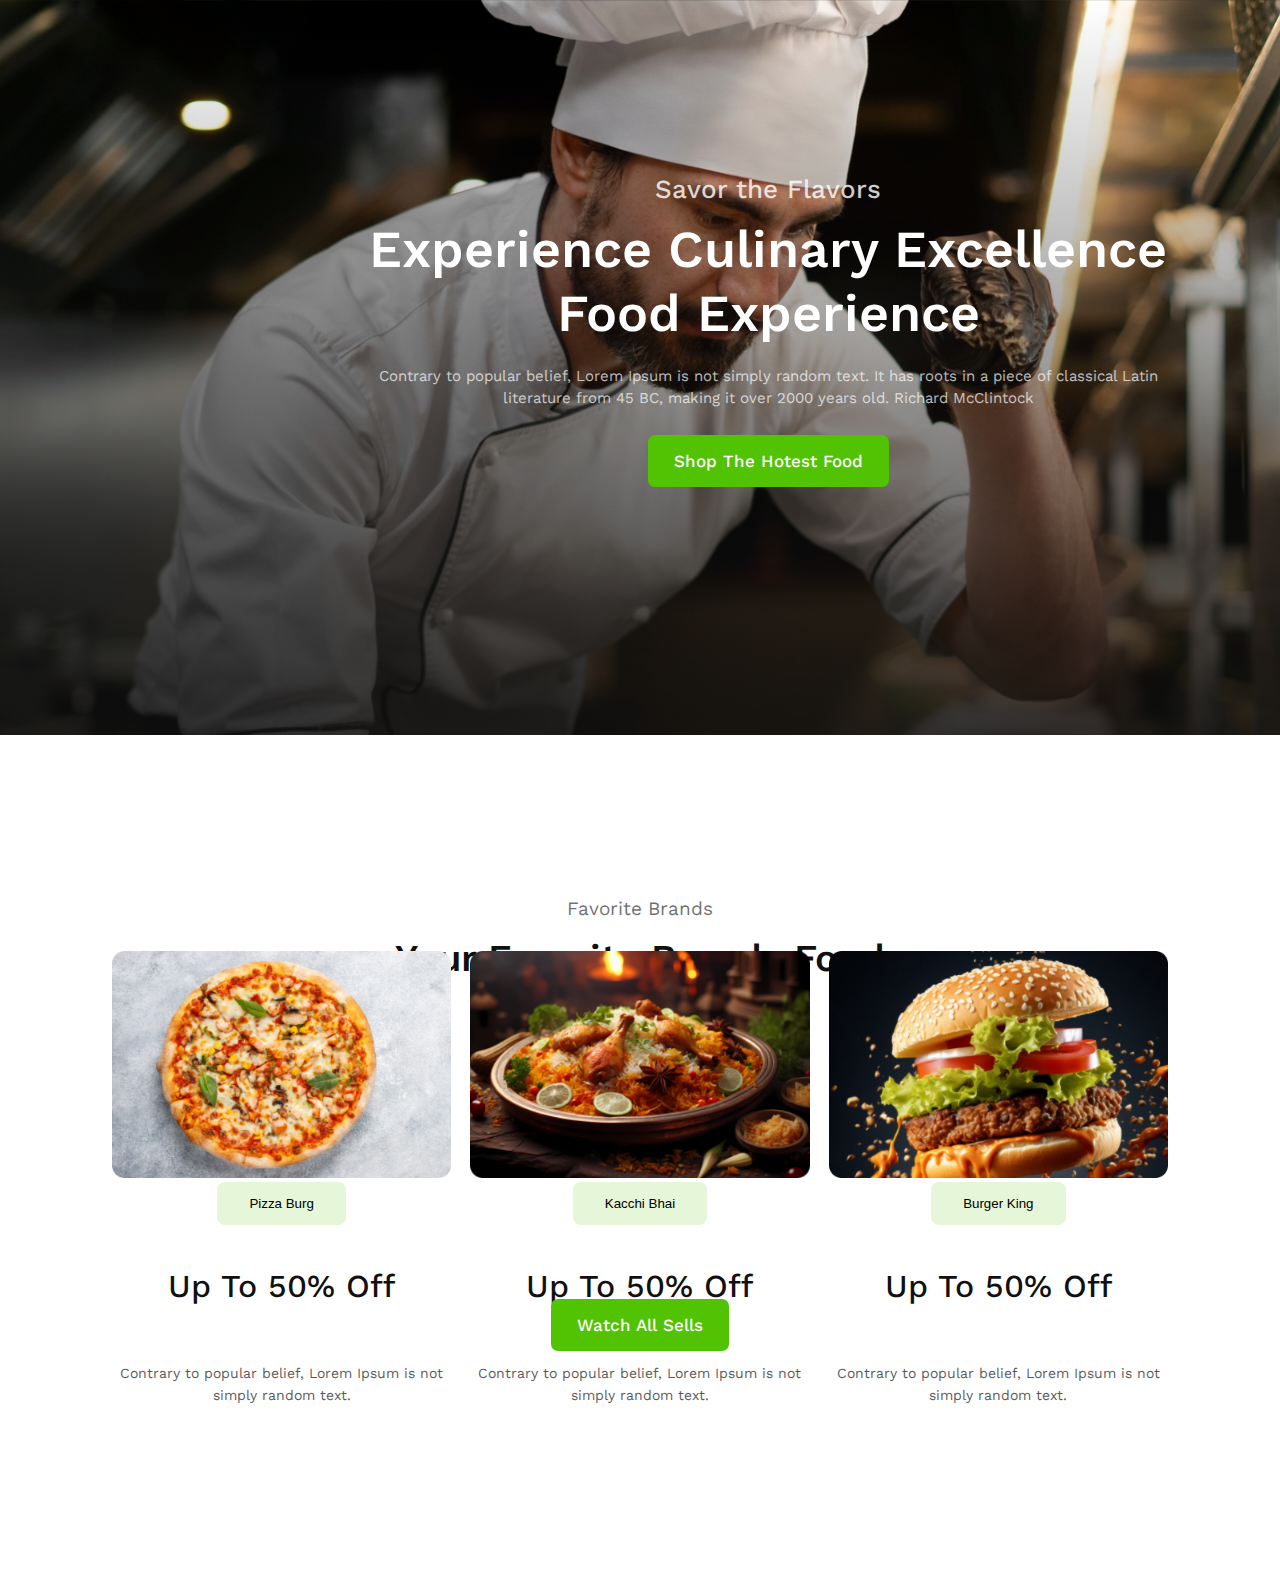
<file: Module-1/Day-4/practice/index.html>
<!DOCTYPE html>
<html lang="en">
<head>
    <meta charset="UTF-8">
    <meta name="viewport" content="width=device-width, initial-scale=1.0">
    <title>FastFood Restaurant</title>
    <link rel="stylesheet" href="styles.css">
</head>
<body>
    
<section class="banner">
    <div class="banner_container">
        <h6>Savor the Flavors</h6>
        <h2>Experience Culinary Excellence Food Experience</h2>
        <p>Contrary to popular belief, Lorem Ipsum is not simply random text. It has roots in a piece of classical Latin literature from 45 BC, making it over 2000 years old. Richard McClintock</p>
        <button class="btn_primary">Shop The Hotest Food</button>
    </div>
</section>

<section id="cardbox">
        <p class="subtitle">Favorite Brands</p>
        <h3 class="title">Your Favorite Brands Food Are Now On Sale</h3>
        <div class="card_container">
            <div class="card">
                <div class="card_img">
                    <img src="../make-essential-UI-components-Resources/assets/pizza.png" alt="">
                </div>
                    <button>Pizza Burg</button>
                    <h4>Up To 50% Off</h4>
                    <p>Contrary to popular belief, Lorem Ipsum is not simply random text.</p>
                
            </div>
            <div class="card">
                <div class="card_img">
                    <img src="../make-essential-UI-components-Resources/assets/biriyani.png" alt="">
                </div>    
                    <button>Kacchi Bhai</button>
                    <h4>Up To 50% Off</h4>
                    <p>Contrary to popular belief, Lorem Ipsum is not simply random text.</p>
                
            </div>
            <div class="card">
                <div class="card_img">
                    <img src="../make-essential-UI-components-Resources/assets/burger.png" alt="">
                </div>
                    <button>Burger King</button>
                    <h4>Up To 50% Off</h4>
                    <p>Contrary to popular belief, Lorem Ipsum is not simply random text.</p>
                
            </div>
        </div>
        <button class="btn_primary">Watch All Sells</button>
</section>

</body>
</html>
</file>
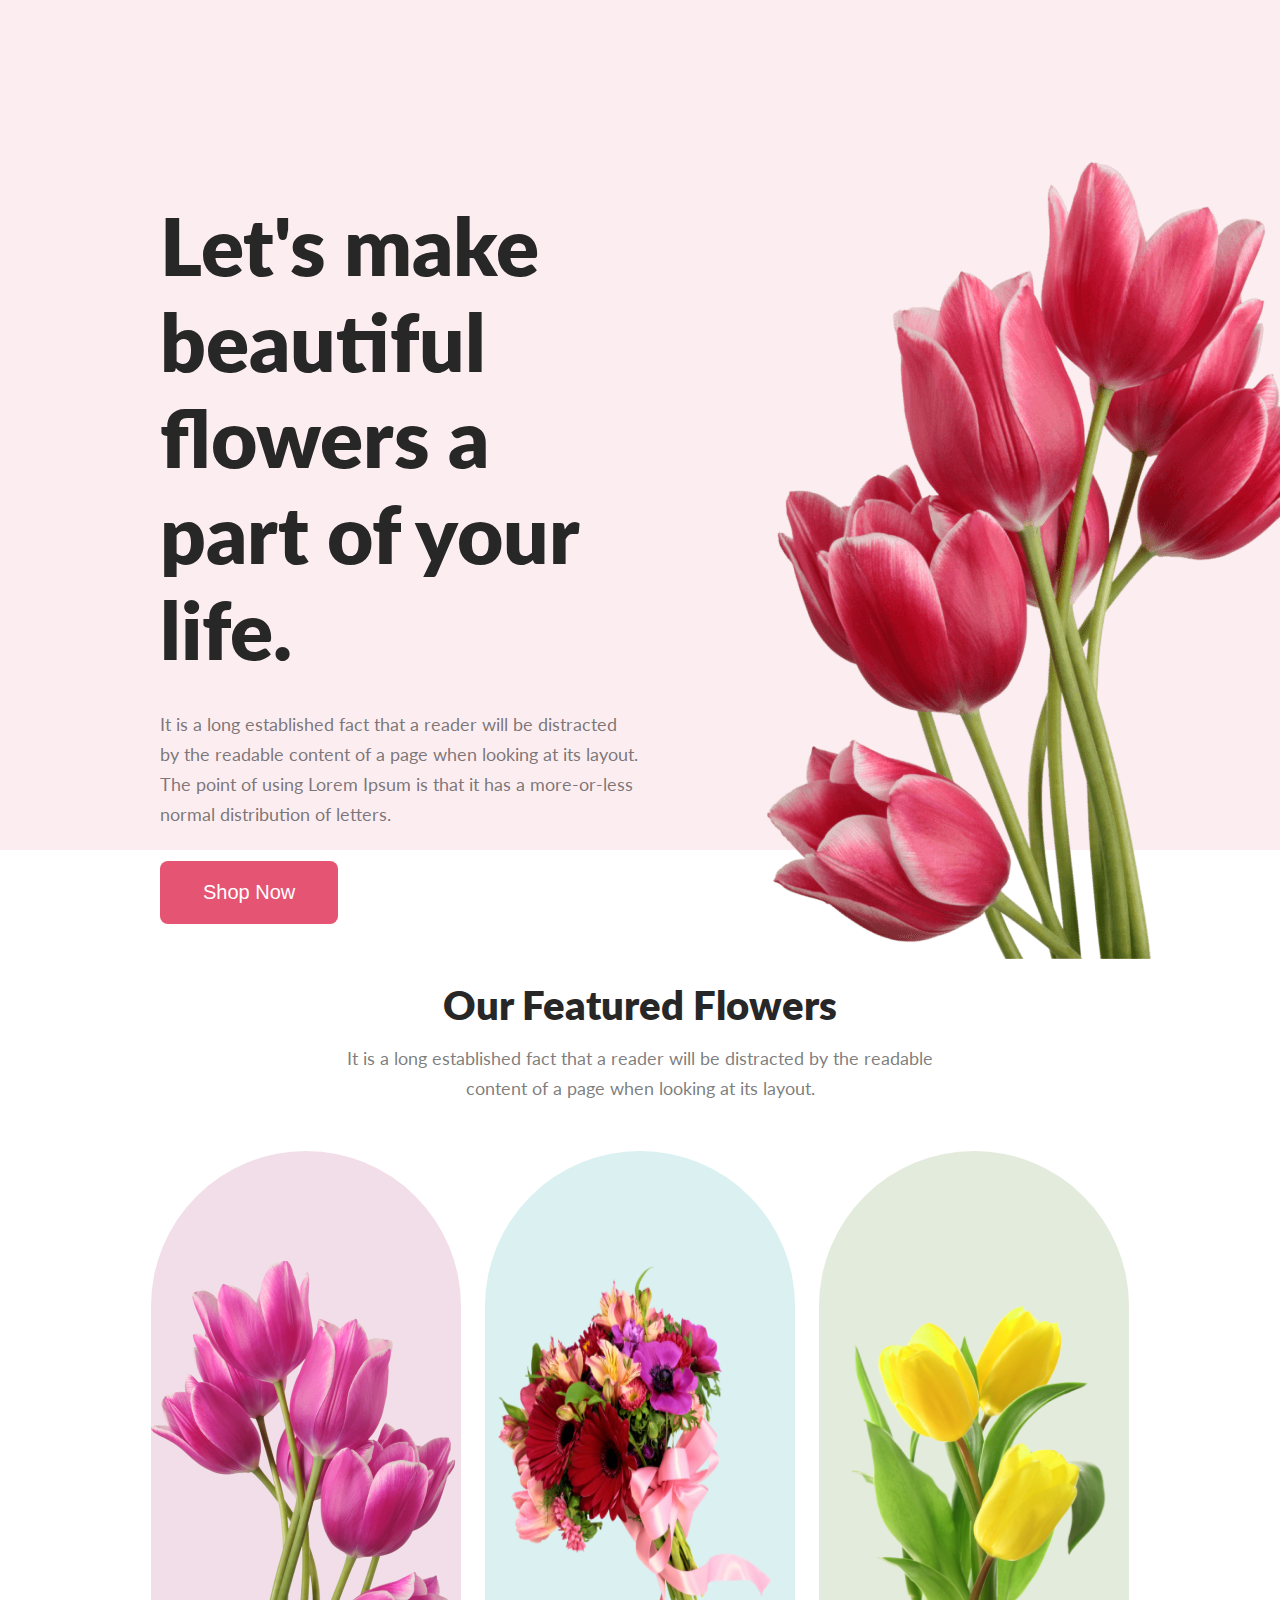
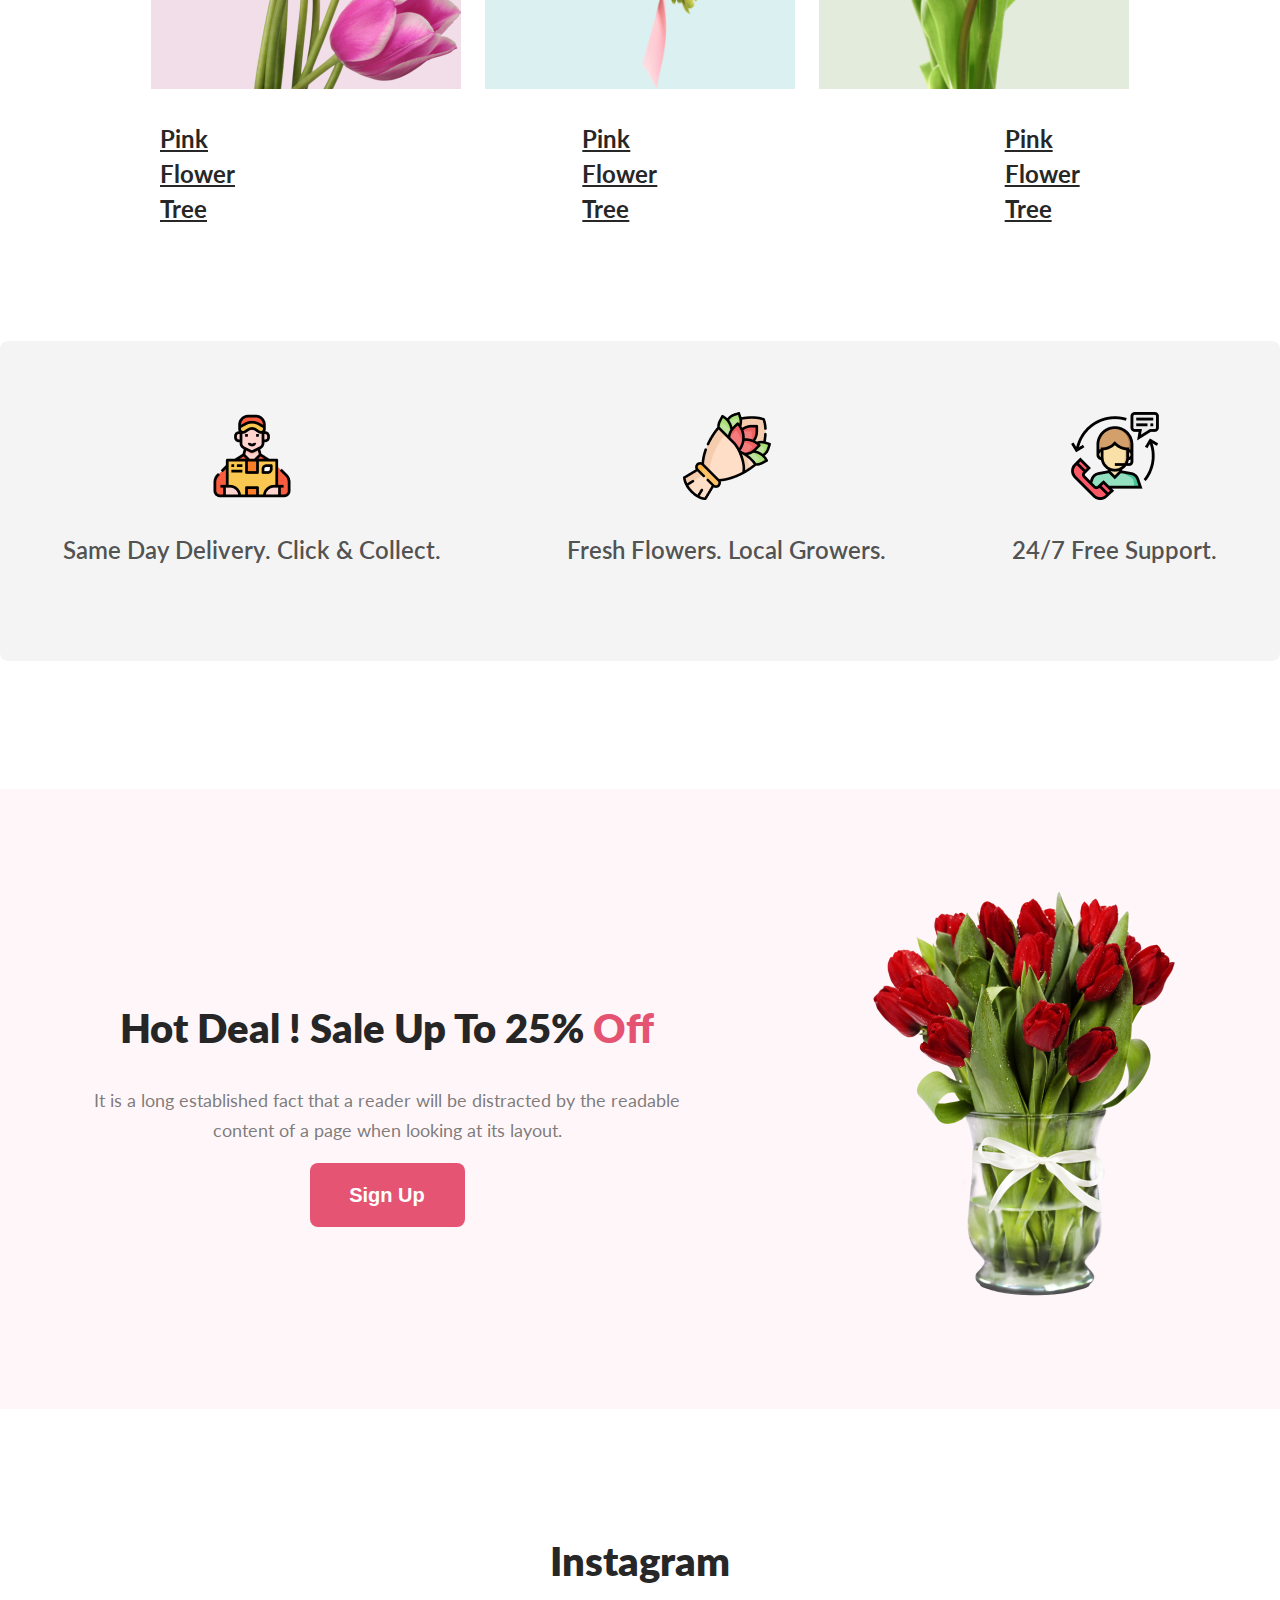
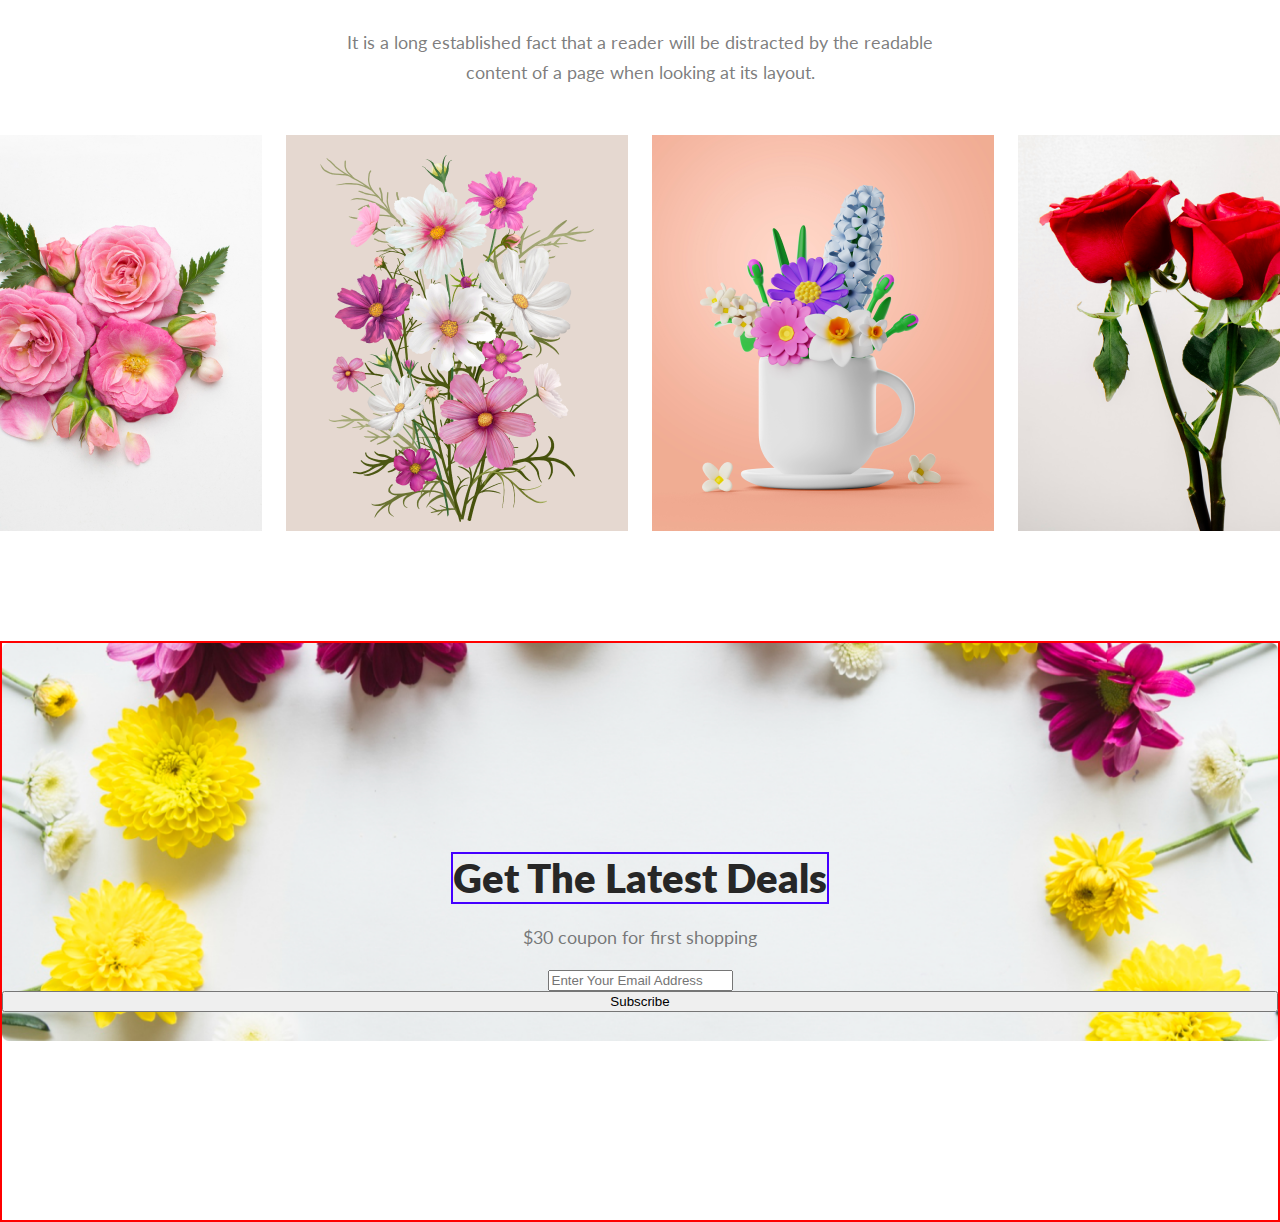
<file: Module-1/Day-5/Practice/index.html>
<!DOCTYPE html>
<html lang="en">
<head>
    <meta charset="UTF-8">
    <meta name="viewport" content="width=device-width, initial-scale=1.0">
    <title>Flower Shop Website</title>
    <link rel="stylesheet" href="styles.css">
</head>
<body>
    <header class="hero_container">
        
        <div class="hero_content">

            <div class="hero_writings_section">
                <h2>Let's make beautiful flowers a part of your life.</h2>
                <p>It is a long established fact that a reader will be distracted by the readable content of a page when looking at its layout. The point of using Lorem Ipsum is that it has a more-or-less normal distribution of letters.</p>
                <button>Shop Now</button>
            
            </div>
                
                
                
                
            <div class="hero_img_section"> 
    
                <img src="../flower-shop-assignment/Flower Asset/pngwing 10.png" alt="Flower">
            </div> 

        </div>
            


    </header>
    
    <main >

    <section class="feature_flower_container">
        <div class="feature_flower_content">
            <div class="writing_section">
                <h2>Our Featured Flowers</h2>
                <p>It is a long established fact that a reader will be distracted by the readable<br> content of a page when looking at its layout.</p>
            
            </div>
        
        
        
            <div class="img_section">
               <div class="flower_img1"><img src="../flower-shop-assignment/Flower Asset/pngwing 6.png" alt="flower-shop-assignment"></div>
               <div class="flower_img2"><img src="../flower-shop-assignment/Flower Asset/pngwing 5.png" alt="flower"></div>
               <div class="flower_img3"><img src="../flower-shop-assignment/Flower Asset/pngwing 7.png" alt="flower-shop-assignment"></div> 
            
            </div>


            <div class="img_link">
                <div class="img_link1"><a href="">Pink Flower Tree</a></div>
                <div class="img_link2"><a href="">Pink Flower Tree</a></div>
                <div class="img_link3"><a href="">Pink Flower Tree</a></div>

            </div>



        </div>
    </section>

    <section class="delivery_container">
    <div class="delivery_content">
        <div class="content"><img src="../flower-shop-assignment/Flower Asset/Group 57.png" alt="">
        <p>Same Day Delivery. Click & Collect.</p></div>
        <div class="content"><img src="../flower-shop-assignment/Flower Asset/Group 58.png" alt="">
        <p>Fresh Flowers. Local Growers.</p></div>
        <div class="content"><img src="../flower-shop-assignment/Flower Asset/Group 59.png" alt="">
        <p>24/7 Free Support.</p></div>

    </div>    
        

    </section>

    <section class="hotdeal_container">
        <div class="hotdeal_content">
            <div class="content"><h2>Hot Deal ! Sale Up To 25% <span>Off</span></h2><p>It is a long established fact that a reader will be distracted by the readable<br> content of a page when looking at its layout.</p><button>Sign Up</button></div>
            
            <div class="content"><img src="../flower-shop-assignment/Flower Asset/pngwing 8.png" alt=""></div>
        </div>
    </section>

    <section class="instagram_container">
        <div class="instagram_content">
            <div class="instagram_content_writings">
                <h2>Instagram</h2>
                <p>It is a long established fact that a reader will be distracted by the readable<br> content of a page when looking at its layout.</p>

            </div>
            <div class="instagram_content_images">
                <div class="content_img"><img src="../flower-shop-assignment/Flower Asset/Flower 01.png" alt=""></div>
                <div class="content_img"><img src="../flower-shop-assignment/Flower Asset/Rectangle 4.png" alt=""></div>
                <div class="content_img"><img src="../flower-shop-assignment/Flower Asset/Rectangle 5.png" alt=""></div>
                <div class="content_img"><img src="../flower-shop-assignment/Flower Asset/Rectangle 6.png" alt=""></div>
            </div>
        </div>
    </section>

    <section class="email_container">
        <div class="email_content">
            <div class="content_writings"><h2>Get The Latest Deals</h2><p>$30 coupon for first shopping</p></div>
            <div class="content_input"><input type="text" placeholder="Enter Your Email Address"></div>
            <button>Subscribe</button>
        </div>
    </section>


    </main>
    <footer></footer>
</body>
</html>
</file>
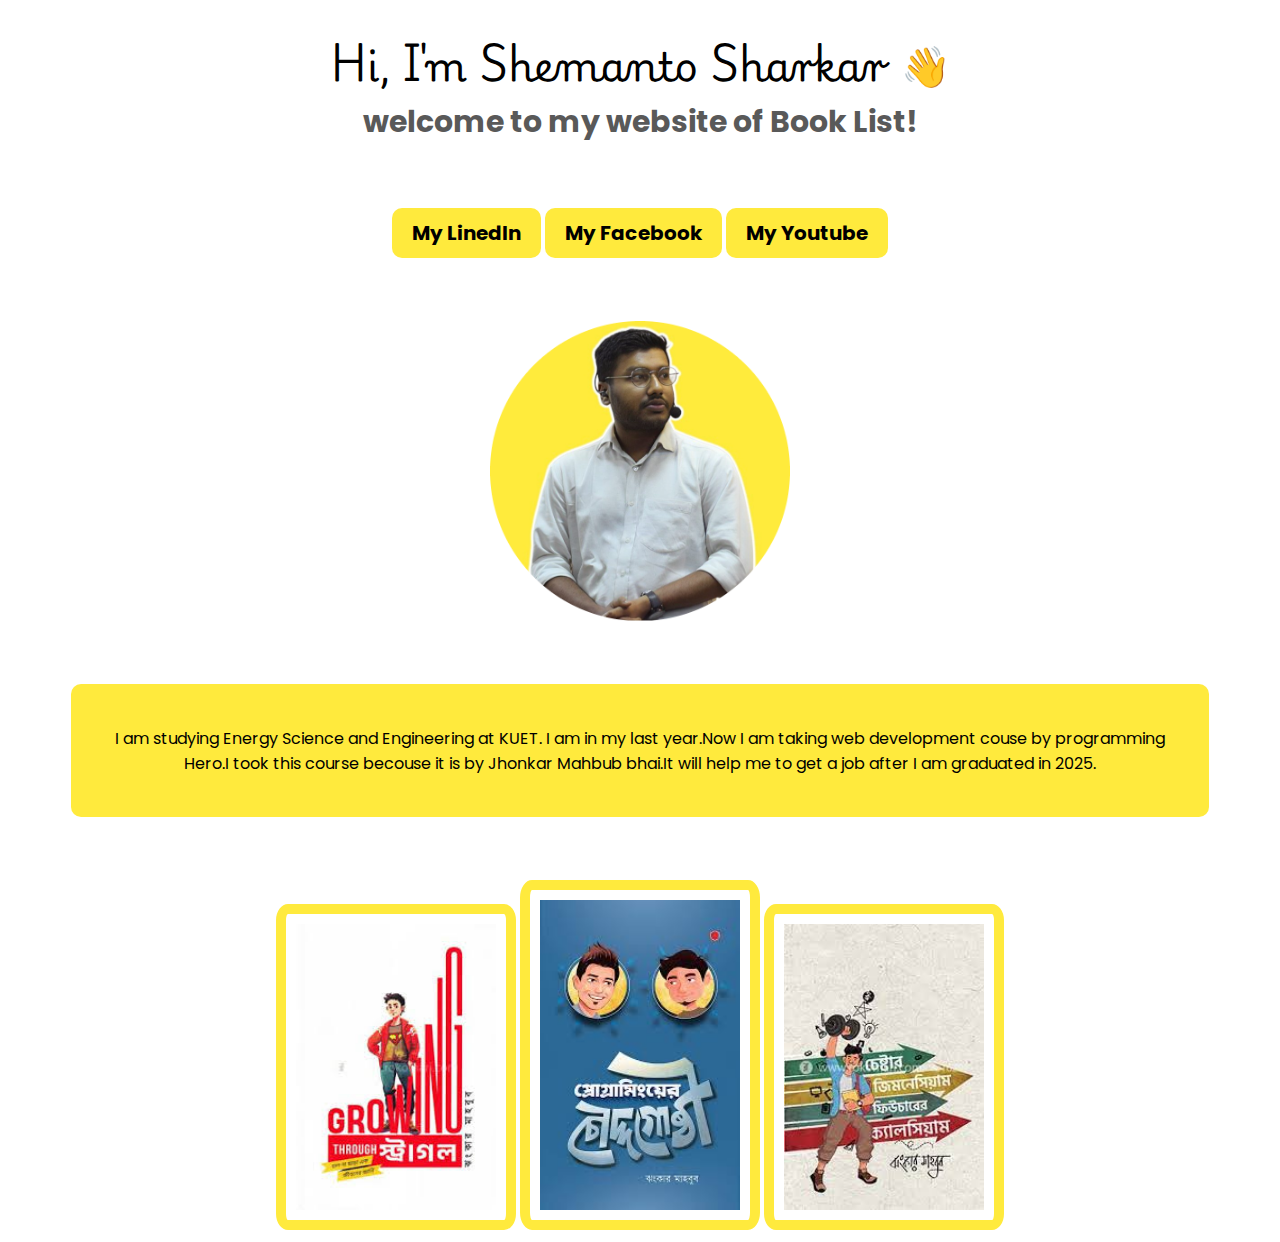
<file: Module-1/Day-2/book.html>
<!DOCTYPE html>
<html lang="en">
<head>
    <meta charset="UTF-8">
    <meta name="viewport" content="width=device-width, initial-scale=1.0">
    <title>My Reading List</title>
    <link rel="shortcut icon" href="./images/book.png" type="image/x-icon">
    <link rel="stylesheet" href="./styles/book.css">
    <link rel="preconnect" href="https://fonts.googleapis.com">
<link rel="preconnect" href="https://fonts.gstatic.com" crossorigin>
<link href="https://fonts.googleapis.com/css2?family=Poppins:ital,wght@0,100;0,200;0,300;0,400;0,500;0,600;0,700;0,800;0,900;1,100;1,200;1,300;1,400;1,500;1,600;1,700;1,800;1,900&display=swap" rel="stylesheet">
<link rel="preconnect" href="https://fonts.googleapis.com">
<link rel="preconnect" href="https://fonts.gstatic.com" crossorigin>
<link href="https://fonts.googleapis.com/css2?family=Playwrite+US+Modern:wght@100..400&display=swap" rel="stylesheet">
</head>
<body>
    <div id="portion_1">
    <div class="section_1">
        <h1 id="name">Hi, I'm Shemanto Sharkar 👋</h1>
        <p id="welcome">welcome to my website of Book List!</p>
    
    </div>
    <div class="section_2">
        <button class="button"><a href="">My LinedIn</a></button>
        <button class="button"><a href="">My Facebook</a></button>
        <button class="button"><a href="">My Youtube</a></button>
    </div>
    <div class="section_3">
        <img id="profile" src="./images/profile.png" alt="">
    </div>
</div>

    <div id="portion_2">
        <p>I am studying Energy Science and Engineering at KUET. I am in my last year.Now I am taking web development couse by programming Hero.I took this course becouse it is by Jhonkar Mahbub bhai.It will help me to get a job after I am graduated in 2025.</p>
    </div>

    <div id="portion_3">
        <img class="book" src="./images/download (1).jfif" alt="">
        <img class="book" src="./images/download.jfif" alt="">
        <img class="book" src="./images/images.jfif" alt="">
    </div>
</body>
</html>
</file>
<file: Module-1/Day-4/practice/styles.css>
@import url('https://fonts.googleapis.com/css2?family=Work+Sans:ital,wght@0,100..900;1,100..900&display=swap');

body{
    font-family: "Work Sans", sans-serif;
    margin: 0;
    padding: 0;

}

.banner{
width: 1536px;
height: 735.2px;
background-image:linear-gradient(0deg, rgb(16, 16, 16) -19.5%,rgba(16, 16, 16, 0) 100%), url("../make-essential-UI-components-Resources/assets/hero-bg.png");
background-size: cover;
background-position: center;
display: flex;
justify-content: center;
align-items: center;
}

.banner_container{
display: flex;
justify-content: center;
align-items: center;
flex-direction: column;
margin: 212px 360px 288px 360px;
}

.banner_container h6{
    color: rgb(255, 255, 255);
    font-size: 26px;
    font-weight: 480;
    line-height: 31px;
    letter-spacing: 0%;
    text-align: center;
    opacity: 0.8;
    margin-bottom: 13px; 
    margin-top: 212px;
}

.banner_container h2{   
    color: rgb(255, 255, 255);
    font-family: Work Sans;
    font-size: 52px;
    font-weight: 560;
    line-height: 64px;
    letter-spacing: 0%;
    text-align: center;
    margin-top: 0px;
    margin-bottom: 19px;

}

.banner_container p{
    color: rgb(255, 255, 255);
    font-family: Work Sans;
    font-size: 15px;
    font-weight: 400;
    line-height: 22px;
    letter-spacing: 0%;
    text-align: center;
    opacity: 0.7;
    margin-top: 0px;
    margin-bottom: 26px;

}

.btn_primary{
margin-top: 0px;
margin-bottom: 210px;
padding: 17px 26px 17px 26px;
border-radius: 7px;

background: rgb(82, 195, 3);
color: rgb(255, 255, 255);
font-family: Work Sans;
font-size: 17px;
font-weight: 500;
line-height: 18px;
letter-spacing: 0%;
text-align: center;
border: none;
cursor: pointer;
}



/* card Box Styles */

#cardbox{
    width: 1056px;
    height: 700px;
    display: flex;
    justify-content: center;
    align-items: center;
    flex-direction: column;
    margin: 0 auto;
    margin-top: 134px;
}

#cardbox .subtitle {

margin-bottom: 13px;
opacity: 0.6;
color: rgb(16, 16, 16);
font-size: 19px;
font-weight: 400;
letter-spacing: 0%;

}

#cardbox .title{
color: rgb(16, 16, 16);
font-size: 38px;
font-weight: 560;
line-height: 51px;
letter-spacing: 0%;
margin-top: 0px;
margin-bottom: 38px;
margin-left: 252px;
margin-right: 252px;
text-align: center;

}

.card_container{
margin-top: 0px;
display: flex;
justify-content: center;
align-items: center;
gap: 19px;
}

.card{
    max-width: 340px;
    max-height: 226px;
    display: flex;
    flex-direction: column;
    justify-content: center;
    align-items: center;

}

.card_img{
    max-width: 340px;

}
.card_img img{
    width: 100%;
}

.card button{
padding: 14px 32px 14px 32px;
border-radius: 8px;
background: rgba(82, 195, 3, 0.15);
border: none;
}

.card h4{
color: rgb(16, 16, 16);
font-size: 32px;
font-weight: 480;
line-height: 38px;
letter-spacing: 0%;
text-align: center;
}


.card p{
    text-align: center;
    opacity: 0.7;
    color: rgb(16, 16, 16);
    font-size: 14px;
    font-weight: 400;
    line-height: 22px;
    letter-spacing: 0%;
}
</file>
<file: Module-1/Day-5/Practice/styles.css>
@import url('https://fonts.googleapis.com/css2?family=Lato:ital,wght@0,100;0,300;0,400;0,700;0,900;1,100;1,300;1,400;1,700;1,900&display=swap');

body{
    font-family: "Lato", sans-serif;
    box-sizing: border-box;
    margin: 0;
    padding: 0;
}

/*------------------------- hero section styles---------------------------- */



.hero_container{
    /* border: 2px solid red; */
    max-width: 1920px;
    height: 850px;
    background-color: hsla(347,73%,61%,0.1);
}
    

.hero_content{
    display: flex;
    justify-content: space-between;
    align-items: center;
    width: 75%;
    margin: 0 auto;
}

.hero_writings_section{
    /* border: 2px solid blue; */
    width: 50%;
    height: 100%;
}

.hero_writings_section h2{
color: rgb(39, 39, 39);
font-size: 80px;
font-weight: 800;
line-height: 96px;
letter-spacing: 0%;
text-align: left;
margin: 197px 0px 32px 0px;
}

.hero_writings_section p{
    color: hsla(0,0%,15%,0.6);
    font-family: Lato;
    font-size: 18px;
    font-weight: 400;
    line-height: 30px;
    letter-spacing: 0%;
    text-align: left; 
    margin: 0px 0px 32px 0px;

}

.hero_writings_section button {
    background-color: rgb(229, 84, 115);
    border: none;
    border-radius: 8px;
    color: white;
    padding: 20px 43px 20px 43px;
    text-align: center;
    text-decoration: none;
    display: inline-block;
    font-size: 20px;
    margin: 0px 0px 147px 0px;
    cursor: pointer;
}


.hero_img_section{
    /* border: 2px solid green; */
    width: 50%;
    height: 100%;
}

.hero_img_section img{
width: 635px;
height: 800px;
margin: 50px 240px 0px 97px;
padding: 0%;
}


/* --------------------------feature_flower_styles------------------------------- */

.feature_flower_container{
/* border: 2px solid red; */
max-width: 1920px;
height: 1091px;

}

.feature_flower_content{
    /* border: 2px solid green; */
    display: flex;
    justify-content: center;
    align-items: center;
    flex-direction: column;
    width: 75%;
    height: 928px;
    margin: 0 auto;
}

.writing_section{
    /* border: 2px solid magenta; */
    width: 100%;
    height: 100%;
    display: flex;
    justify-content: center;
    align-items: center;
    flex-direction: column;
}

.writing_section h2{
color: rgb(39, 39, 39);
font-size: 40px;
font-weight: 800;
line-height: 48px;
letter-spacing: 0%;
margin-top: 178px;
margin-bottom: 14px;
}

.writing_section p{
color: rgba(39, 39, 39, 0.6);
font-size: 18px;
font-weight: 400;
line-height: 30px;
letter-spacing: 0%;
text-align: center;
margin-top: 0px;
margin-bottom: 48px;
}


.img_section{
    /* border: 2px solid yellow; */
    width: 100%;
    height: 100%;
    display: flex;
    justify-content: center;
    align-items: center;
    gap: 24px;
}

.img_section .flower_img1{
    /* border: 2px solid yellow; */
    width: 464px;
    height: 538px;
    border-radius: 300px 300px 0px 0px;
    background: rgba(167, 33, 98, 0.15);
    display: flex;
    justify-content: center;
    align-items: end;
    

}

.img_section .flower_img2{
    /* border: 2px solid yellow; */
    width: 464px;
    height: 538px;
    border-radius: 300px 300px 0px 0px;
    background: hsla(183,93%,33%,0.15);
    display: flex;
    justify-content: center;
    align-items: end;
}

.img_section .flower_img3{
    /* border: 2px solid yellow; */
    width: 464px;
    height: 538px;
    border-radius: 300px 300px 0px 0px;
    background: hsla(90,76%,27%,0.15);
    display: flex;
    justify-content: center;
    align-items: end;
}

.img_section .flower_img1 img, .img_section .flower_img2 img, .img_section .flower_img3 img{
    width: 310px;
    height: 428px;
    margin: 110px 78px 0px 76;
    padding: 0%;
}

.img_link{
    display: flex;
    gap: 307px;
    justify-content: space-ar;
    align-items: center;
    /* border: 2px solid yellow; */
    margin-top: 32px;

}

.img_link a{
color: rgb(39, 39, 39);
font-size: 24px;
font-weight: 700;
line-height: 35px;
letter-spacing: 0%;
/* text-align: center; */
text-decoration-line: underline;
/* border: 2px solid rgb(255, 0, 0); */
margin-top: 32px;
cursor: pointer;
}



/* -----------------------------delivery section styles----------------------------------- */

.delivery_container{
    max-width: 1920px;
    height: 448px;
    /* border: 2px solid rgb(255, 0, 0); */
    display: flex;
    justify-content: center;
    align-items: start;
}

.delivery_content{
    width: 1440px;
    height: 320px;
    /* border: 2px solid yellow; */
    display: flex;
    justify-content: space-around;
    align-items: center;
    border-radius: 8px;
    background: rgba(39, 39, 39, 0.05);

    
}

.content{
    /* border: 2px solid rgb(38, 0, 255); */
    color: rgba(39, 39, 39, 0.8);
    font-size: 24px;
    font-weight: 600;
    line-height: 35px;
    letter-spacing: 0%;
    text-align: center;
}

/* --------------------- Hot Deal Styles------------------------- */

.hotdeal_container{
    max-width: 1920px;
    height: 620px;
    /* border: 2px solid rgb(255, 0, 0); */
    display: flex;
    justify-content: center;
    align-items: start;
    background-color: rgba(229, 84, 115, 0.05);
    
}

.hotdeal_content{
    width: 1440px;
    height: 100%;
    /* border: 2px solid yellow; */
    display: flex;
    justify-content: space-around;
    align-items: center;
}

.hotdeal_content .content{
    /* border: 2px solid rgb(55, 0, 255); */
}

.hotdeal_content .content h2{
font-size: 40px;
font-weight: 800;
line-height: 48px;
letter-spacing: 0%;
text-align: center;
color: hsla(0,0%,15%,1);
}

.hotdeal_content .content span{
    color: hsla(347,73%,61%,1);
}

.hotdeal_content .content p{
color: rgba(39, 39, 39, 0.6);
font-family: Lato;
font-size: 18px;
font-weight: 400;
line-height: 30px;
letter-spacing: 0%;
text-align: center;
}

.hotdeal_content .content button{
border-radius: 8px;
background: rgb(229, 84, 115);
width: 155px;
height: 64px;
color: rgb(255, 255, 255);
font-size: 20px;
font-weight: 700;
line-height: 24px;
letter-spacing: 0%;
border: none;
}



/* ------------------------------------Instagram Section Styles---------------------------------- */


.instagram_container{
    max-width: 1920px;
    height: 832px;
    /* border: 2px solid rgb(255, 0, 0); */
    display: flex;
    justify-content: center;
    align-items: center;}

.instagram_content{
    width: 1440px;
    height: 100%;
    /* border: 2px solid yellow; */
    /* display: flex;
    justify-content: space-around;
    align-items: center; */
}

.instagram_content_writings{
    display: flex;
    justify-content: center;
    align-items: center;
    flex-direction: column;
    text-align: center;
}

.instagram_content_writings h2{
color: rgb(39, 39, 39);
font-size: 40px;
font-weight: 800;
line-height: 48px;
letter-spacing: 0%;
margin-top: 128px;
margin-bottom: 24px;
}

.instagram_content_writings p{
color: rgba(39, 39, 39, 0.6);
font-size: 18px;
font-weight: 400;
line-height: 30px;
margin-bottom: 48px;
}

.instagram_content_images{
    display: flex;
    justify-content: center;
    align-items: center;
    gap: 24px;
    margin-bottom: 128px;
}

/* -------------------------------------Email Subscription Section------------------------------------ */


.email_container{
    max-width: 1920px;
    height: 577px;
    border: 2px solid rgb(255, 0, 0);
    display: flex;
    justify-content: center;
    align-items: center;}

.email_content{
    width: 1440px;
    height: 100%;
    background-image: url("../flower-shop-assignment/Flower\ Asset/Rectangle 9.png");
    background-repeat: no-repeat;
    background-size: contain;
    display: flex;
    justify-content: center;
    flex-direction: column;
}

.content_writings{
    display: flex;
    justify-content: center;
    align-items: center;
    flex-direction: column;
    text-align: center;
}

.email_content .content_writings h2{
color: rgb(39, 39, 39);
font-size: 40px;
font-weight: 800;
line-height: 48px;
margin: 0 auto;
border: 2px solid rgb(68, 0, 255);

}

.email_content .content_writings p{
color: rgba(39, 39, 39, 0.6);
font-size: 18px;
font-weight: 400;
line-height: 30px;
letter-spacing: 0%;
text-align: center;
}

.content_input{
    display: flex;
    justify-content: center;
    align-items: center;
    flex-direction: row;

}
</file>
<file: Module-1/Day-2/styles/book.css>
#name {
    font-family: "Playwrite US Modern", cursive;
    text-align: center;
    color: #000000;
    font-weight: bold;
    font-size: 40px;
    margin-bottom: 0%;
}

#welcome{
   text-align: center; 
   font-family: "Poppins", sans-serif;
   font-weight: bold;
   color: #595959;
   margin-top: 0%;
   font-size: 30px;
}

.section_2{
    text-align: center;
    margin: 5%;

}

.button{
    background-color: #ffea3d;
    color: #ffffff;
    font-family: "Poppins", sans-serif;
    font-weight: bold;
    font-size: 20px;
    padding: 10px 20px;
    border: none;
    border-radius: 10px;
    cursor:pointer;
}

a{
    text-decoration: none;
    color: #000000;
}

#profile{
    display: block;
    width: 300px;
    margin: 0 auto;
}

#portion_2{
    background-color: #ffea3d;
    font-family: "Poppins", sans-serif;
    font-size: medium;
    padding: 2%;
    margin: 5%;
    border-radius: 10px;
    text-align: center;
}

.book{
    display: inline-block;
    width: 200px;
    padding: 10px;
    margin-left: auto;
    margin-right: auto;
    border: 10px solid #ffea3d;
    border-radius: 5%;
}

#portion_3{
    text-align: center;
}
</file>
